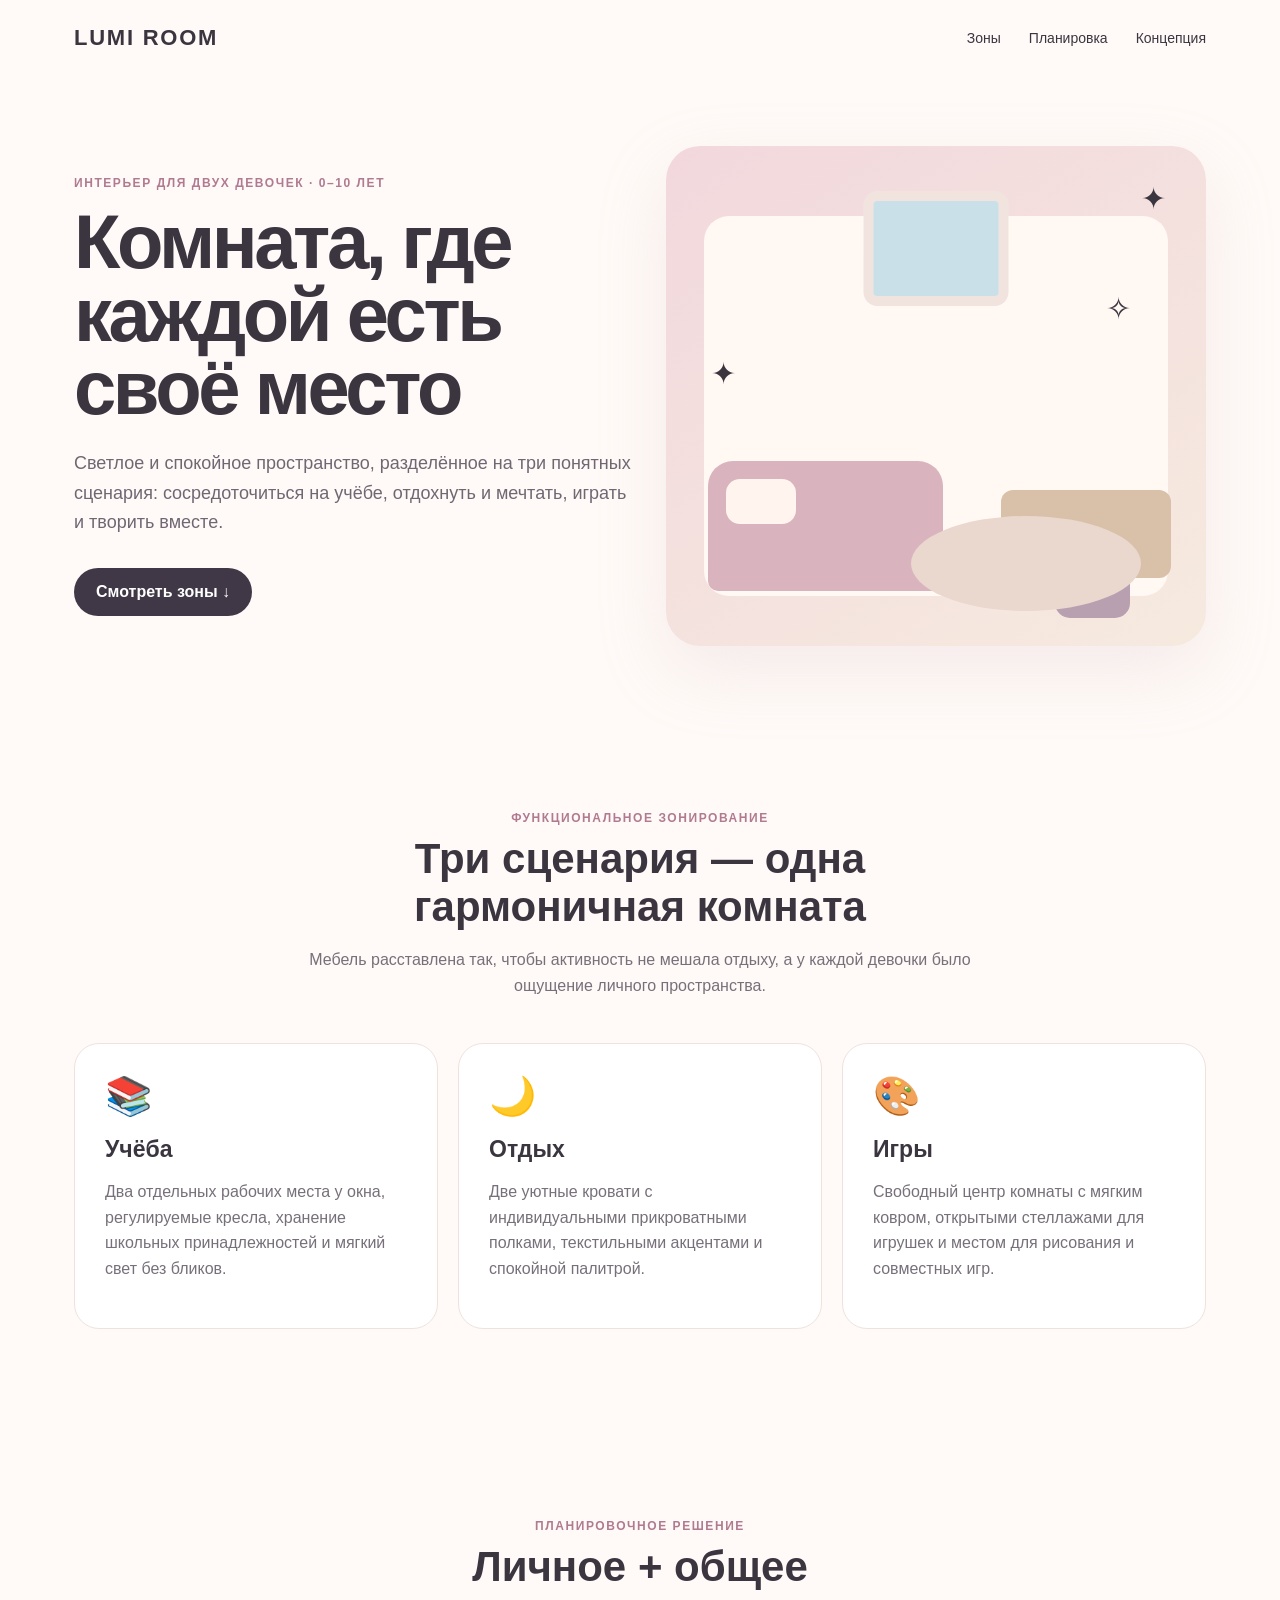
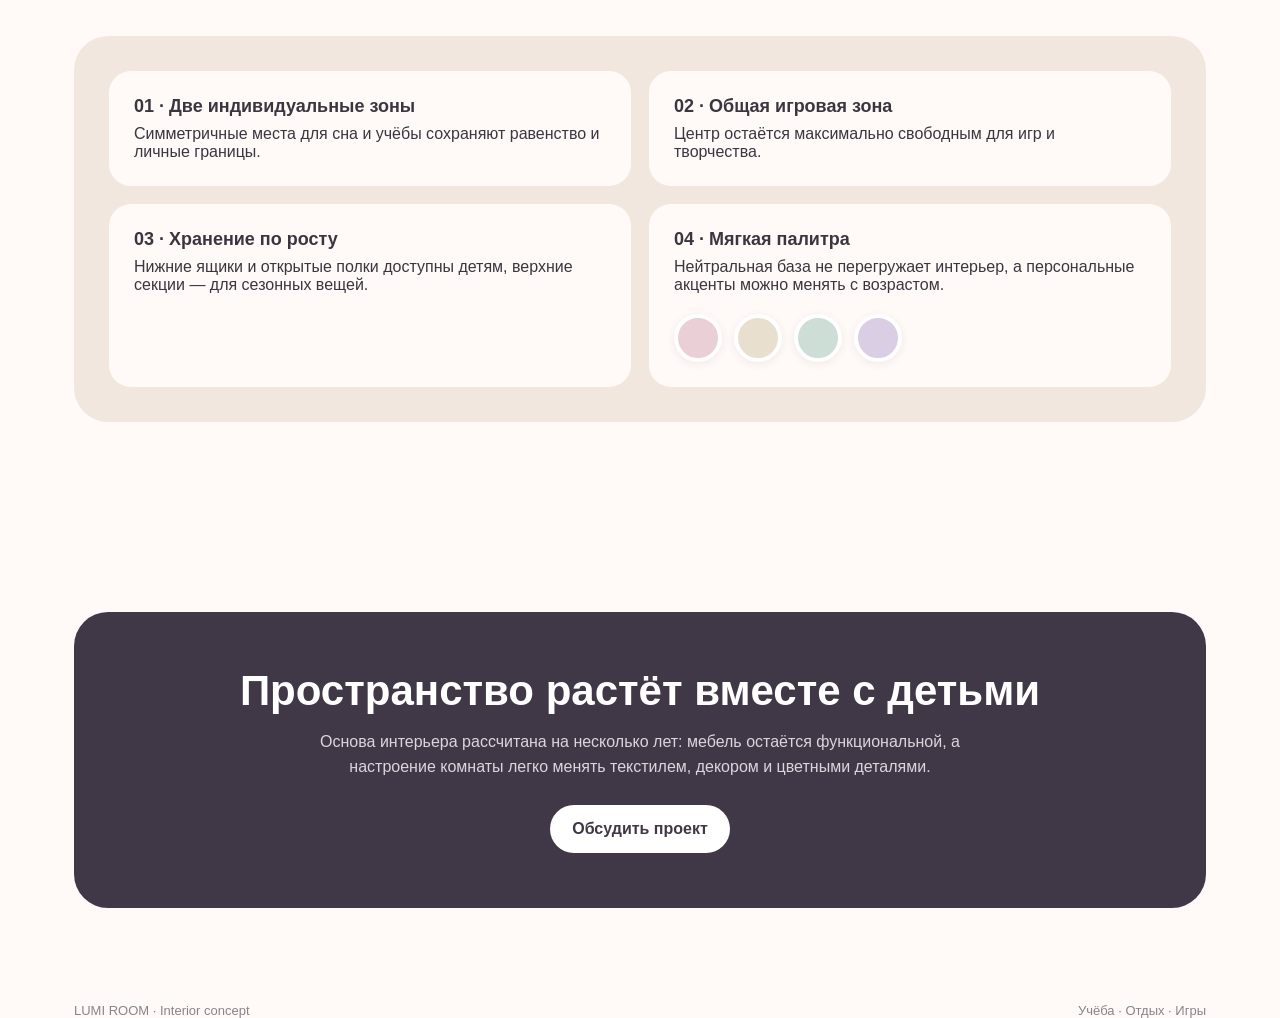
<file: index.html>
<!doctype html><html lang="ru"><head><meta charset="UTF-8"><meta name="viewport" content="width=device-width,initial-scale=1"><title>Lumi Room — комната для двух девочек</title><style>*{box-sizing:border-box}html{scroll-behavior:smooth}body{margin:0;font-family:Inter,Arial,sans-serif;background:#fffaf7;color:#3b3540}a{text-decoration:none;color:inherit}.wrap{max-width:1180px;margin:auto;padding:0 24px}.nav{height:76px;display:flex;align-items:center;justify-content:space-between}.logo{font-size:22px;font-weight:800;letter-spacing:.08em}.navlinks{display:flex;gap:28px;font-size:14px}.hero{min-height:640px;display:grid;grid-template-columns:1.02fr .98fr;gap:30px;align-items:center;padding:60px 0}.eyebrow{color:#b07a91;font-weight:700;letter-spacing:.13em;text-transform:uppercase;font-size:12px}.hero h1{font-size:clamp(42px,6vw,76px);line-height:.96;margin:16px 0 24px;letter-spacing:-.045em}.hero p{font-size:18px;line-height:1.65;max-width:590px;color:#706773}.btn{display:inline-block;background:#403846;color:white;padding:15px 22px;border-radius:999px;margin-top:12px;font-weight:700}.room{height:500px;border-radius:34px;background:linear-gradient(145deg,#f2d8dd,#f6eadf);position:relative;overflow:hidden;box-shadow:0 25px 70px #c7aeb633}.room:before{content:"";position:absolute;inset:14% 7% 10%;background:#fff8f3;border-radius:25px}.window{position:absolute;top:45px;left:50%;transform:translateX(-50%);width:145px;height:115px;background:#c9e0e9;border:10px solid #f1e4df;border-radius:14px}.bed{position:absolute;left:42px;bottom:55px;width:235px;height:130px;background:#d9b3bd;border-radius:25px 25px 10px 10px}.pillow{position:absolute;left:18px;top:18px;width:70px;height:45px;background:#fff4ee;border-radius:14px}.desk{position:absolute;right:35px;bottom:68px;width:170px;height:88px;background:#d8c1a8;border-radius:12px}.chair{position:absolute;right:76px;bottom:28px;width:75px;height:50px;border-radius:15px;background:#b8a0b1}.rug{position:absolute;left:245px;bottom:35px;width:230px;height:95px;background:#ead8cf;border-radius:50%}.star{position:absolute;font-size:30px}.st1{top:35px;right:40px}.st2{top:145px;right:75px}.st3{top:210px;left:45px}section{padding:95px 0}.section-head{text-align:center;max-width:720px;margin:0 auto 45px}.section-head h2{font-size:42px;margin:10px 0}.section-head p{color:#77707a;line-height:1.6}.zones{display:grid;grid-template-columns:repeat(3,1fr);gap:20px}.card{background:#fff;border:1px solid #eee2dd;border-radius:25px;padding:30px;min-height:270px;transition:.25s}.card:hover{transform:translateY(-6px);box-shadow:0 18px 40px #6d586a14}.icon{font-size:38px}.card h3{font-size:23px;margin:18px 0 10px}.card p{color:#77707a;line-height:1.6}.plan{background:#f2e7df;border-radius:34px;padding:35px}.plan-grid{display:grid;grid-template-columns:1fr 1fr;gap:18px}.plan-item{background:#fffaf7;border-radius:22px;padding:25px}.plan-item b{display:block;font-size:18px;margin-bottom:8px}.palette{display:flex;gap:12px;margin-top:20px}.swatch{width:48px;height:48px;border-radius:50%;border:4px solid white;box-shadow:0 2px 10px #0001}.c1{background:#ead0d6}.c2{background:#e9dfcf}.c3{background:#cdded7}.c4{background:#d9cee4}.cta{background:#403846;color:white;border-radius:34px;padding:55px;text-align:center}.cta h2{font-size:42px;margin:0 0 14px}.cta p{color:#ddd4de;max-width:650px;margin:auto;line-height:1.6}.cta .btn{background:#fff;color:#403846;margin-top:25px}footer{padding:35px 0;color:#8b838c;font-size:13px;display:flex;justify-content:space-between}@media(max-width:800px){.navlinks{display:none}.hero{grid-template-columns:1fr;padding-top:25px}.room{height:390px}.zones,.plan-grid{grid-template-columns:1fr}.hero h1{font-size:50px}section{padding:65px 0}.cta{padding:35px 22px}.cta h2{font-size:34px}}</style></head><body><header><div class="wrap nav"><div class="logo">LUMI ROOM</div><nav class="navlinks"><a href="#zones">Зоны</a><a href="#plan">Планировка</a><a href="#idea">Концепция</a></nav></div></header><main><div class="wrap"><section class="hero"><div><div class="eyebrow">Интерьер для двух девочек · 0–10 лет</div><h1>Комната, где каждой есть своё место</h1><p>Светлое и спокойное пространство, разделённое на три понятных сценария: сосредоточиться на учёбе, отдохнуть и мечтать, играть и творить вместе.</p><a class="btn" href="#zones">Смотреть зоны ↓</a></div><div class="room"><div class="window"></div><div class="bed"><div class="pillow"></div></div><div class="desk"></div><div class="chair"></div><div class="rug"></div><div class="star st1">✦</div><div class="star st2">✧</div><div class="star st3">✦</div></div></section><section id="zones"><div class="section-head"><div class="eyebrow">Функциональное зонирование</div><h2>Три сценария — одна гармоничная комната</h2><p>Мебель расставлена так, чтобы активность не мешала отдыху, а у каждой девочки было ощущение личного пространства.</p></div><div class="zones"><article class="card"><div class="icon">📚</div><h3>Учёба</h3><p>Два отдельных рабочих места у окна, регулируемые кресла, хранение школьных принадлежностей и мягкий свет без бликов.</p></article><article class="card"><div class="icon">🌙</div><h3>Отдых</h3><p>Две уютные кровати с индивидуальными прикроватными полками, текстильными акцентами и спокойной палитрой.</p></article><article class="card"><div class="icon">🎨</div><h3>Игры</h3><p>Свободный центр комнаты с мягким ковром, открытыми стеллажами для игрушек и местом для рисования и совместных игр.</p></article></div></section><section id="plan"><div class="section-head"><div class="eyebrow">Планировочное решение</div><h2>Личное + общее</h2></div><div class="plan"><div class="plan-grid"><div class="plan-item"><b>01 · Две индивидуальные зоны</b><span>Симметричные места для сна и учёбы сохраняют равенство и личные границы.</span></div><div class="plan-item"><b>02 · Общая игровая зона</b><span>Центр остаётся максимально свободным для игр и творчества.</span></div><div class="plan-item"><b>03 · Хранение по росту</b><span>Нижние ящики и открытые полки доступны детям, верхние секции — для сезонных вещей.</span></div><div class="plan-item"><b>04 · Мягкая палитра</b><span>Нейтральная база не перегружает интерьер, а персональные акценты можно менять с возрастом.</span><div class="palette"><i class="swatch c1"></i><i class="swatch c2"></i><i class="swatch c3"></i><i class="swatch c4"></i></div></div></div></div></section><section id="idea"><div class="cta"><h2>Пространство растёт вместе с детьми</h2><p>Основа интерьера рассчитана на несколько лет: мебель остаётся функциональной, а настроение комнаты легко менять текстилем, декором и цветными деталями.</p><a class="btn" href="mailto:hello@example.com">Обсудить проект</a></div></section></div></main><footer class="wrap"><span>LUMI ROOM · Interior concept</span><span>Учёба · Отдых · Игры</span></footer><script>document.querySelectorAll('a[href^="#"]').forEach(a=>a.addEventListener('click',e=>{const el=document.querySelector(a.getAttribute('href'));if(el){e.preventDefault();el.scrollIntoView({behavior:'smooth'})}}));</script></body></html>
</file>
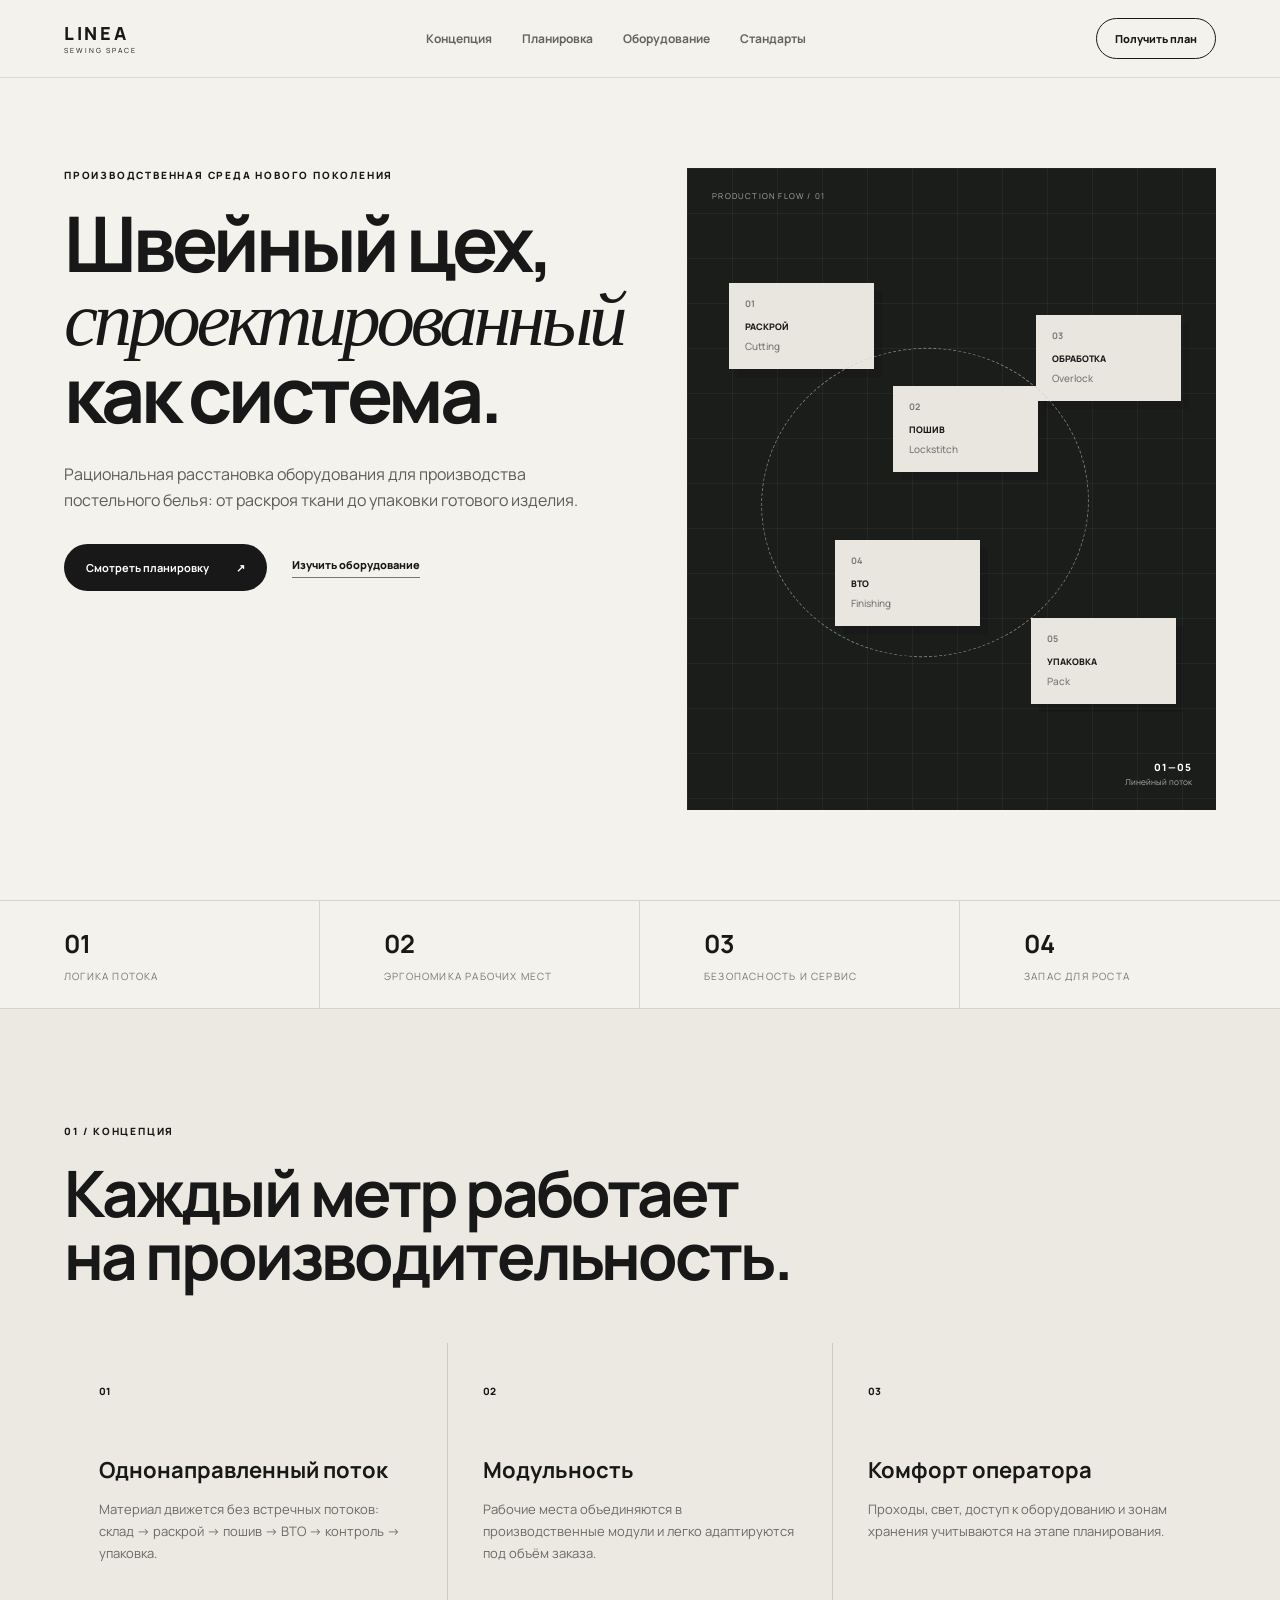
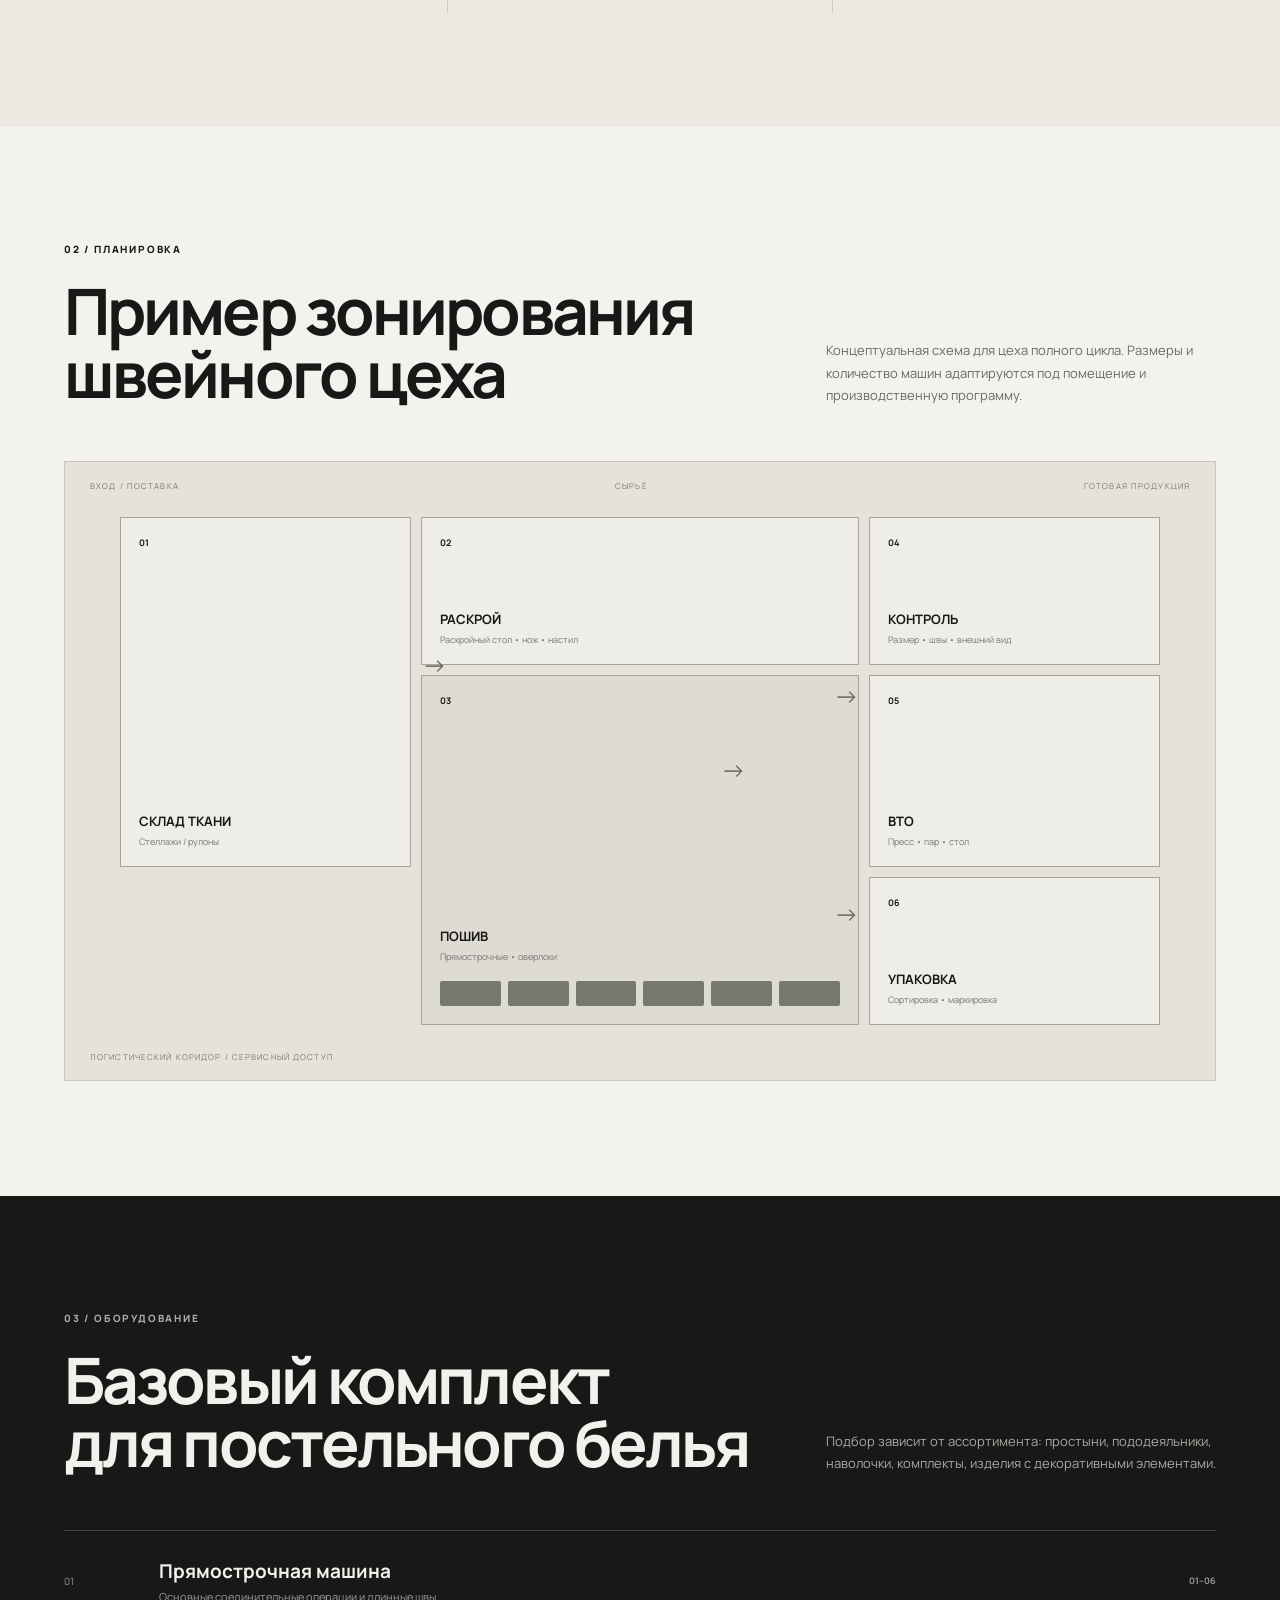
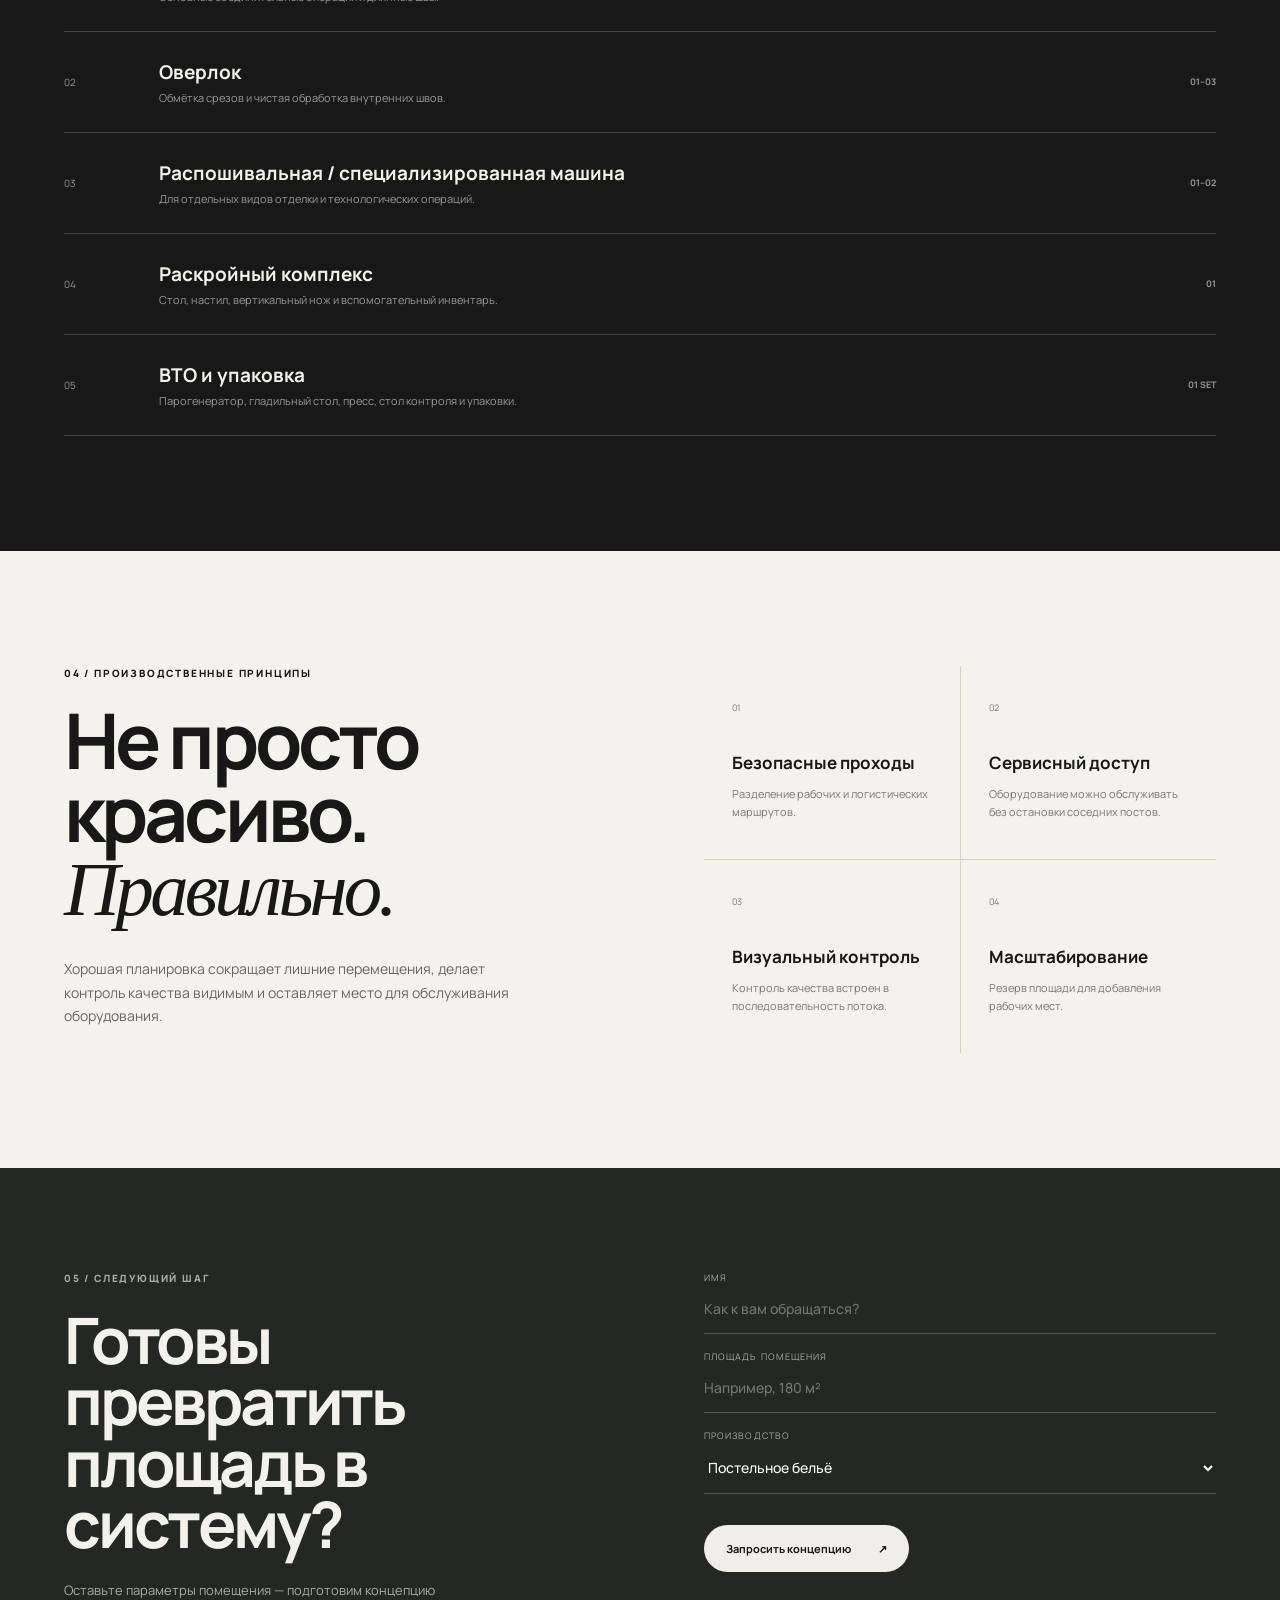
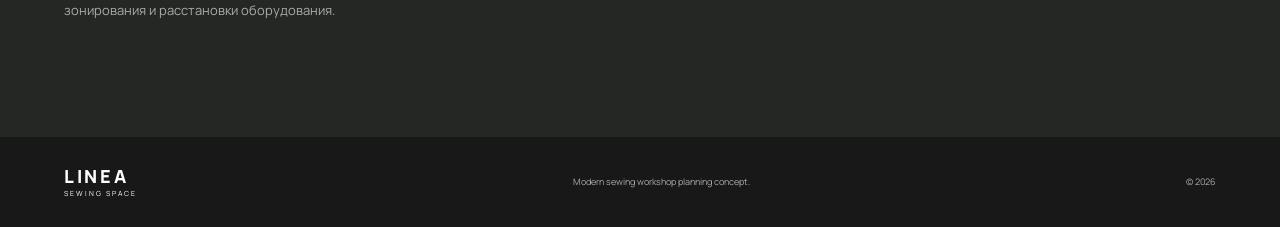
<file: sewing-space/index.html>
<!doctype html>
<html lang="ru">
<head>
<meta charset="utf-8"><meta name="viewport" content="width=device-width,initial-scale=1">
<meta name="description" content="LINEA — современное планирование оборудования швейного цеха постельного белья">
<title>LINEA | Sewing Space</title>
<link rel="preconnect" href="https://fonts.googleapis.com"><link rel="preconnect" href="https://fonts.gstatic.com" crossorigin>
<link href="https://fonts.googleapis.com/css2?family=Manrope:wght@400;500;600;700;800&display=swap" rel="stylesheet">
<style>
*{box-sizing:border-box}html{scroll-behavior:smooth}body{margin:0;font-family:Manrope,Arial,sans-serif;color:#171817;background:#f4f2ed}a{color:inherit;text-decoration:none}.header{height:78px;padding:0 5vw;display:flex;align-items:center;justify-content:space-between;background:#f4f2ed;position:sticky;top:0;z-index:10;border-bottom:1px solid #ddd9d0}.logo{display:flex;flex-direction:column;line-height:1}.logo span{font-weight:800;letter-spacing:.15em;font-size:18px}.logo small{font-size:7px;letter-spacing:.28em;margin-top:5px}.header nav{display:flex;gap:30px;font-size:12px;font-weight:700}.header nav a{opacity:.65}.header nav a:hover{opacity:1}.header-btn{border:1px solid #171817;border-radius:100px;padding:12px 18px;font-size:11px;font-weight:800}.hero{min-height:calc(100vh - 78px);display:grid;grid-template-columns:1fr 1fr;padding:7vw 5vw;gap:5vw;overflow:hidden}.eyebrow{font-size:10px;font-weight:800;letter-spacing:.18em;text-transform:uppercase;margin:0 0 24px}.hero h1{font-size:clamp(48px,6vw,92px);line-height:.96;letter-spacing:-.055em;margin:0}.hero h1 em,.standards h2 em{font-family:Georgia,serif;font-weight:400}.lead{font-size:16px;line-height:1.65;max-width:540px;color:#5c5d58;margin:30px 0}.hero-actions{display:flex;align-items:center;gap:25px}.btn{border:0;border-radius:100px;padding:16px 22px;font:700 11px Manrope;cursor:pointer}.btn-dark{background:#171817;color:white}.btn-light{background:#efeee8;color:#171817}.btn span{margin-left:25px}.text-link{font-size:11px;font-weight:800;border-bottom:1px solid #777;padding-bottom:5px}.hero-visual{position:relative;min-height:500px;background:#1b1d1b;overflow:hidden;background-image:linear-gradient(rgba(255,255,255,.045) 1px,transparent 1px),linear-gradient(90deg,rgba(255,255,255,.045) 1px,transparent 1px);background-size:45px 45px}.grid-label{position:absolute;color:#a9aba3;font-size:8px;letter-spacing:.15em;top:22px;left:25px}.machine-card{position:absolute;background:#e8e6df;color:#181918;padding:14px 16px;width:145px;min-height:82px;box-shadow:8px 8px 0 rgba(0,0,0,.13)}.machine-card b{font-size:9px;display:block;color:#777}.machine-card span{font-size:9px;font-weight:800;display:block;margin-top:10px}.machine-card strong{font-size:10px;font-weight:500;color:#777}.mc1{left:8%;top:18%}.mc2{left:39%;top:34%}.mc3{left:66%;top:23%}.mc4{left:28%;top:58%}.mc5{left:65%;top:70%}.flow-line{position:absolute;left:14%;top:28%;width:62%;height:48%;border:1px dashed #c5c7bd;transform:rotate(-8deg);opacity:.55;border-radius:50%}.hero-note{position:absolute;right:24px;bottom:22px;color:white;font-size:10px;font-weight:800;letter-spacing:.1em;text-align:right}.hero-note small{font-weight:400;color:#a9aba3;letter-spacing:0}.stats{display:grid;grid-template-columns:repeat(4,1fr);border-top:1px solid #d8d4cb;border-bottom:1px solid #d8d4cb}.stats div{padding:25px 5vw;border-right:1px solid #d8d4cb;display:flex;flex-direction:column;gap:8px}.stats div:last-child{border:0}.stats strong{font-size:25px}.stats span{font-size:10px;text-transform:uppercase;letter-spacing:.12em;color:#777}.section{padding:9vw 5vw}.section-head{margin-bottom:55px}.section-head h2{font-size:clamp(38px,5vw,70px);line-height:.98;letter-spacing:-.045em;margin:0}.concept{background:#ebe9e2}.concept-grid{display:grid;grid-template-columns:repeat(3,1fr);gap:1px;background:#cfcac0}.concept-grid article{background:#ebe9e2;padding:35px;min-height:250px}.concept-grid span{font-size:10px;font-weight:800}.concept-grid h3{font-size:22px;margin:55px 0 12px}.concept-grid p,.section-note{color:#696a64;font-size:13px;line-height:1.7}.split{display:flex;justify-content:space-between;align-items:end;gap:40px}.section-note{max-width:390px;margin:0}.floorplan{position:relative;min-height:620px;background:#e5e2d9;border:1px solid #cbc6bb;padding:55px;display:grid;grid-template-columns:1fr 1.5fr 1fr;grid-template-rows:1fr 1.3fr 1fr;gap:10px}.plan-top,.plan-bottom{position:absolute;left:25px;right:25px;display:flex;justify-content:space-between;font-size:8px;letter-spacing:.14em;color:#797a73}.plan-top{top:18px}.plan-bottom{bottom:18px}.zone{border:1px solid #a7a49c;padding:18px;position:relative;background:#efede7;display:flex;flex-direction:column}.zone b{font-size:9px}.zone strong{font-size:13px;margin-top:auto}.zone small{font-size:9px;color:#777;margin-top:5px}.z-storage{grid-row:1/3}.z-cut{grid-column:2}.z-sew{grid-column:2;grid-row:2/4;background:#dedbd2}.z-qc{grid-column:3}.z-iron{grid-column:3;grid-row:2}.z-pack{grid-column:3;grid-row:3}.machines{display:flex;gap:7px;margin-top:18px}.machines i{height:25px;flex:1;background:#77786f;border-radius:2px}.arrow{position:absolute;font-size:25px;color:#6b6c65}.a1{left:31%;top:30%}.a2{left:57%;top:47%}.a3{right:31%;top:35%}.a4{right:31%;bottom:24%}.equipment{background:#171817;color:#f3f1eb}.equipment .section-note,.equipment .eyebrow{color:#aaa9a2}.equipment-list{border-top:1px solid #454640}.equip{display:grid;grid-template-columns:70px 1fr 90px;align-items:center;gap:25px;padding:27px 0;border-bottom:1px solid #454640}.equip>span{font-size:10px;color:#999}.equip h3{font-size:19px;margin:0 0 5px}.equip p{font-size:11px;color:#999;margin:0}.equip>b{font-size:9px;text-align:right;color:#999}.standards{padding:9vw 5vw;display:grid;grid-template-columns:1fr 1fr;gap:10vw}.standards h2{font-size:clamp(45px,6vw,82px);line-height:.95;letter-spacing:-.05em;margin:0 0 30px}.standards-copy>p:last-child{max-width:450px;color:#666;font-size:14px;line-height:1.7}.principles{display:grid;grid-template-columns:1fr 1fr;gap:1px;background:#d3d0c8}.principles div{background:#f4f2ed;padding:28px;min-height:180px}.principles span{font-size:9px;color:#777}.principles h3{font-size:17px;margin:35px 0 8px}.principles p{font-size:11px;color:#777;line-height:1.6}.contact{background:#252725;color:#f3f1eb;padding:8vw 5vw;display:grid;grid-template-columns:1fr 1fr;gap:10vw}.contact h2{font-size:clamp(45px,5vw,72px);line-height:.96;letter-spacing:-.05em;margin:0 0 25px}.contact>div>p:last-child{max-width:430px;color:#aaa;line-height:1.6;font-size:13px}.contact .eyebrow{color:#aaa}form{display:flex;flex-direction:column;gap:16px}label{font-size:9px;letter-spacing:.12em;text-transform:uppercase;color:#aaa}input,select{display:block;width:100%;background:transparent;border:0;border-bottom:1px solid #575953;color:white;padding:15px 0;font:500 14px Manrope;outline:0}select option{color:#171817}form button{align-self:flex-start;margin-top:15px}.form-msg{font-size:11px;color:#bdbdb5;min-height:16px}footer{display:flex;justify-content:space-between;align-items:center;padding:30px 5vw;background:#171817;color:#aaa;font-size:9px}footer .logo{color:white}footer p{margin:0}@media(max-width:850px){.header nav{display:none}.hero,.contact,.standards{grid-template-columns:1fr}.hero{padding-top:60px}.hero-visual{min-height:430px}.stats{grid-template-columns:1fr 1fr}.stats div{padding:20px}.concept-grid{grid-template-columns:1fr}.split{display:block}.section-note{margin-top:25px}.floorplan{min-height:700px;padding:45px 20px;grid-template-columns:1fr 1.2fr;grid-template-rows:repeat(4,1fr)}.z-storage{grid-row:1/3}.z-cut{grid-column:2}.z-sew{grid-column:2;grid-row:2/4}.z-qc{grid-column:1;grid-row:3}.z-iron{grid-column:1;grid-row:4}.z-pack{grid-column:2;grid-row:4}.arrow{display:none}.standards{gap:50px}.contact{gap:50px}.equip{grid-template-columns:40px 1fr}.equip>b{display:none}footer{flex-direction:column;gap:20px;align-items:flex-start}}@media(max-width:520px){.header{padding:0 20px}.header-btn{display:none}.hero,.section,.standards,.contact{padding-left:20px;padding-right:20px}.hero-visual{min-height:380px}.machine-card{width:115px}.mc1{left:5%}.mc2{left:37%}.mc3{left:59%}.mc4{left:20%}.mc5{left:57%}.stats{grid-template-columns:1fr}.stats div{border-right:0;border-bottom:1px solid #d8d4cb}.floorplan{min-height:760px}.contact h2{font-size:45px}}
</style></head>
<body>
<header class="header"><a class="logo" href="#top"><span>LINEA</span><small>SEWING SPACE</small></a><nav><a href="#concept">Концепция</a><a href="#layout">Планировка</a><a href="#equipment">Оборудование</a><a href="#standards">Стандарты</a></nav><a class="header-btn" href="#contact">Получить план</a></header>
<main id="top">
<section class="hero"><div class="hero-copy"><p class="eyebrow">Производственная среда нового поколения</p><h1>Швейный цех,<br><em>спроектированный</em><br>как система.</h1><p class="lead">Рациональная расстановка оборудования для производства постельного белья: от раскроя ткани до упаковки готового изделия.</p><div class="hero-actions"><a class="btn btn-dark" href="#layout">Смотреть планировку <span>↗</span></a><a class="text-link" href="#equipment">Изучить оборудование</a></div></div><div class="hero-visual"><div class="grid-label">PRODUCTION FLOW / 01</div><div class="machine-card mc1"><b>01</b><span>РАСКРОЙ</span><strong>Cutting</strong></div><div class="machine-card mc2"><b>02</b><span>ПОШИВ</span><strong>Lockstitch</strong></div><div class="machine-card mc3"><b>03</b><span>ОБРАБОТКА</span><strong>Overlock</strong></div><div class="machine-card mc4"><b>04</b><span>ВТО</span><strong>Finishing</strong></div><div class="machine-card mc5"><b>05</b><span>УПАКОВКА</span><strong>Pack</strong></div><div class="flow-line"></div><div class="hero-note">01—05<br><small>Линейный поток</small></div></div></section>
<section class="stats"><div><strong>01</strong><span>Логика потока</span></div><div><strong>02</strong><span>Эргономика рабочих мест</span></div><div><strong>03</strong><span>Безопасность и сервис</span></div><div><strong>04</strong><span>Запас для роста</span></div></section>
<section id="concept" class="section concept"><div class="section-head"><p class="eyebrow">01 / Концепция</p><h2>Каждый метр работает<br>на производительность.</h2></div><div class="concept-grid"><article><span>01</span><h3>Однонаправленный поток</h3><p>Материал движется без встречных потоков: склад → раскрой → пошив → ВТО → контроль → упаковка.</p></article><article><span>02</span><h3>Модульность</h3><p>Рабочие места объединяются в производственные модули и легко адаптируются под объём заказа.</p></article><article><span>03</span><h3>Комфорт оператора</h3><p>Проходы, свет, доступ к оборудованию и зонам хранения учитываются на этапе планирования.</p></article></div></section>
<section id="layout" class="section"><div class="section-head split"><div><p class="eyebrow">02 / Планировка</p><h2>Пример зонирования<br>швейного цеха</h2></div><p class="section-note">Концептуальная схема для цеха полного цикла. Размеры и количество машин адаптируются под помещение и производственную программу.</p></div><div class="floorplan"><div class="plan-top"><span>ВХОД / ПОСТАВКА</span><span>СЫРЬЁ</span><span>ГОТОВАЯ ПРОДУКЦИЯ</span></div><div class="zone z-storage"><b>01</b><strong>СКЛАД ТКАНИ</strong><small>Стеллажи / рулоны</small></div><div class="zone z-cut"><b>02</b><strong>РАСКРОЙ</strong><small>Раскройный стол • нож • настил</small></div><div class="zone z-sew"><b>03</b><strong>ПОШИВ</strong><small>Прямострочные • оверлоки</small><div class="machines"><i></i><i></i><i></i><i></i><i></i><i></i></div></div><div class="zone z-qc"><b>04</b><strong>КОНТРОЛЬ</strong><small>Размер • швы • внешний вид</small></div><div class="zone z-iron"><b>05</b><strong>ВТО</strong><small>Пресс • пар • стол</small></div><div class="zone z-pack"><b>06</b><strong>УПАКОВКА</strong><small>Сортировка • маркировка</small></div><div class="arrow a1">→</div><div class="arrow a2">→</div><div class="arrow a3">→</div><div class="arrow a4">→</div><div class="plan-bottom">ЛОГИСТИЧЕСКИЙ КОРИДОР / СЕРВИСНЫЙ ДОСТУП</div></div></section>
<section id="equipment" class="section equipment"><div class="section-head split"><div><p class="eyebrow">03 / Оборудование</p><h2>Базовый комплект<br>для постельного белья</h2></div><p class="section-note">Подбор зависит от ассортимента: простыни, пододеяльники, наволочки, комплекты, изделия с декоративными элементами.</p></div><div class="equipment-list"><div class="equip"><span>01</span><div><h3>Прямострочная машина</h3><p>Основные соединительные операции и длинные швы.</p></div><b>01–06</b></div><div class="equip"><span>02</span><div><h3>Оверлок</h3><p>Обмётка срезов и чистая обработка внутренних швов.</p></div><b>01–03</b></div><div class="equip"><span>03</span><div><h3>Распошивальная / специализированная машина</h3><p>Для отдельных видов отделки и технологических операций.</p></div><b>01–02</b></div><div class="equip"><span>04</span><div><h3>Раскройный комплекс</h3><p>Стол, настил, вертикальный нож и вспомогательный инвентарь.</p></div><b>01</b></div><div class="equip"><span>05</span><div><h3>ВТО и упаковка</h3><p>Парогенератор, гладильный стол, пресс, стол контроля и упаковки.</p></div><b>01 SET</b></div></div></section>
<section id="standards" class="standards"><div class="standards-copy"><p class="eyebrow">04 / Производственные принципы</p><h2>Не просто красиво.<br><em>Правильно.</em></h2><p>Хорошая планировка сокращает лишние перемещения, делает контроль качества видимым и оставляет место для обслуживания оборудования.</p></div><div class="principles"><div><span>01</span><h3>Безопасные проходы</h3><p>Разделение рабочих и логистических маршрутов.</p></div><div><span>02</span><h3>Сервисный доступ</h3><p>Оборудование можно обслуживать без остановки соседних постов.</p></div><div><span>03</span><h3>Визуальный контроль</h3><p>Контроль качества встроен в последовательность потока.</p></div><div><span>04</span><h3>Масштабирование</h3><p>Резерв площади для добавления рабочих мест.</p></div></div></section>
<section id="contact" class="contact"><div><p class="eyebrow">05 / Следующий шаг</p><h2>Готовы превратить<br>площадь в систему?</h2><p>Оставьте параметры помещения — подготовим концепцию зонирования и расстановки оборудования.</p></div><form id="leadForm"><label>Имя<input required name="name" placeholder="Как к вам обращаться?"></label><label>Площадь помещения<input required name="area" placeholder="Например, 180 м²"></label><label>Производство<select name="type"><option>Постельное бельё</option><option>Постельное бельё + текстиль</option><option>Другое</option></select></label><button class="btn btn-light" type="submit">Запросить концепцию <span>↗</span></button><p id="formMsg" class="form-msg"></p></form></section>
</main><footer><div class="logo"><span>LINEA</span><small>SEWING SPACE</small></div><p>Modern sewing workshop planning concept.</p><span>© 2026</span></footer>
<script>document.getElementById('leadForm').addEventListener('submit',function(e){e.preventDefault();const m=document.getElementById('formMsg'),n=this.elements.name.value.trim(),a=this.elements.area.value.trim();if(!n||!a){m.textContent='Заполните имя и площадь помещения.';return}m.textContent='Спасибо, '+n+'! Заявка сформирована — это демонстрационная форма.';this.reset()});</script>
</body></html>
</file>
